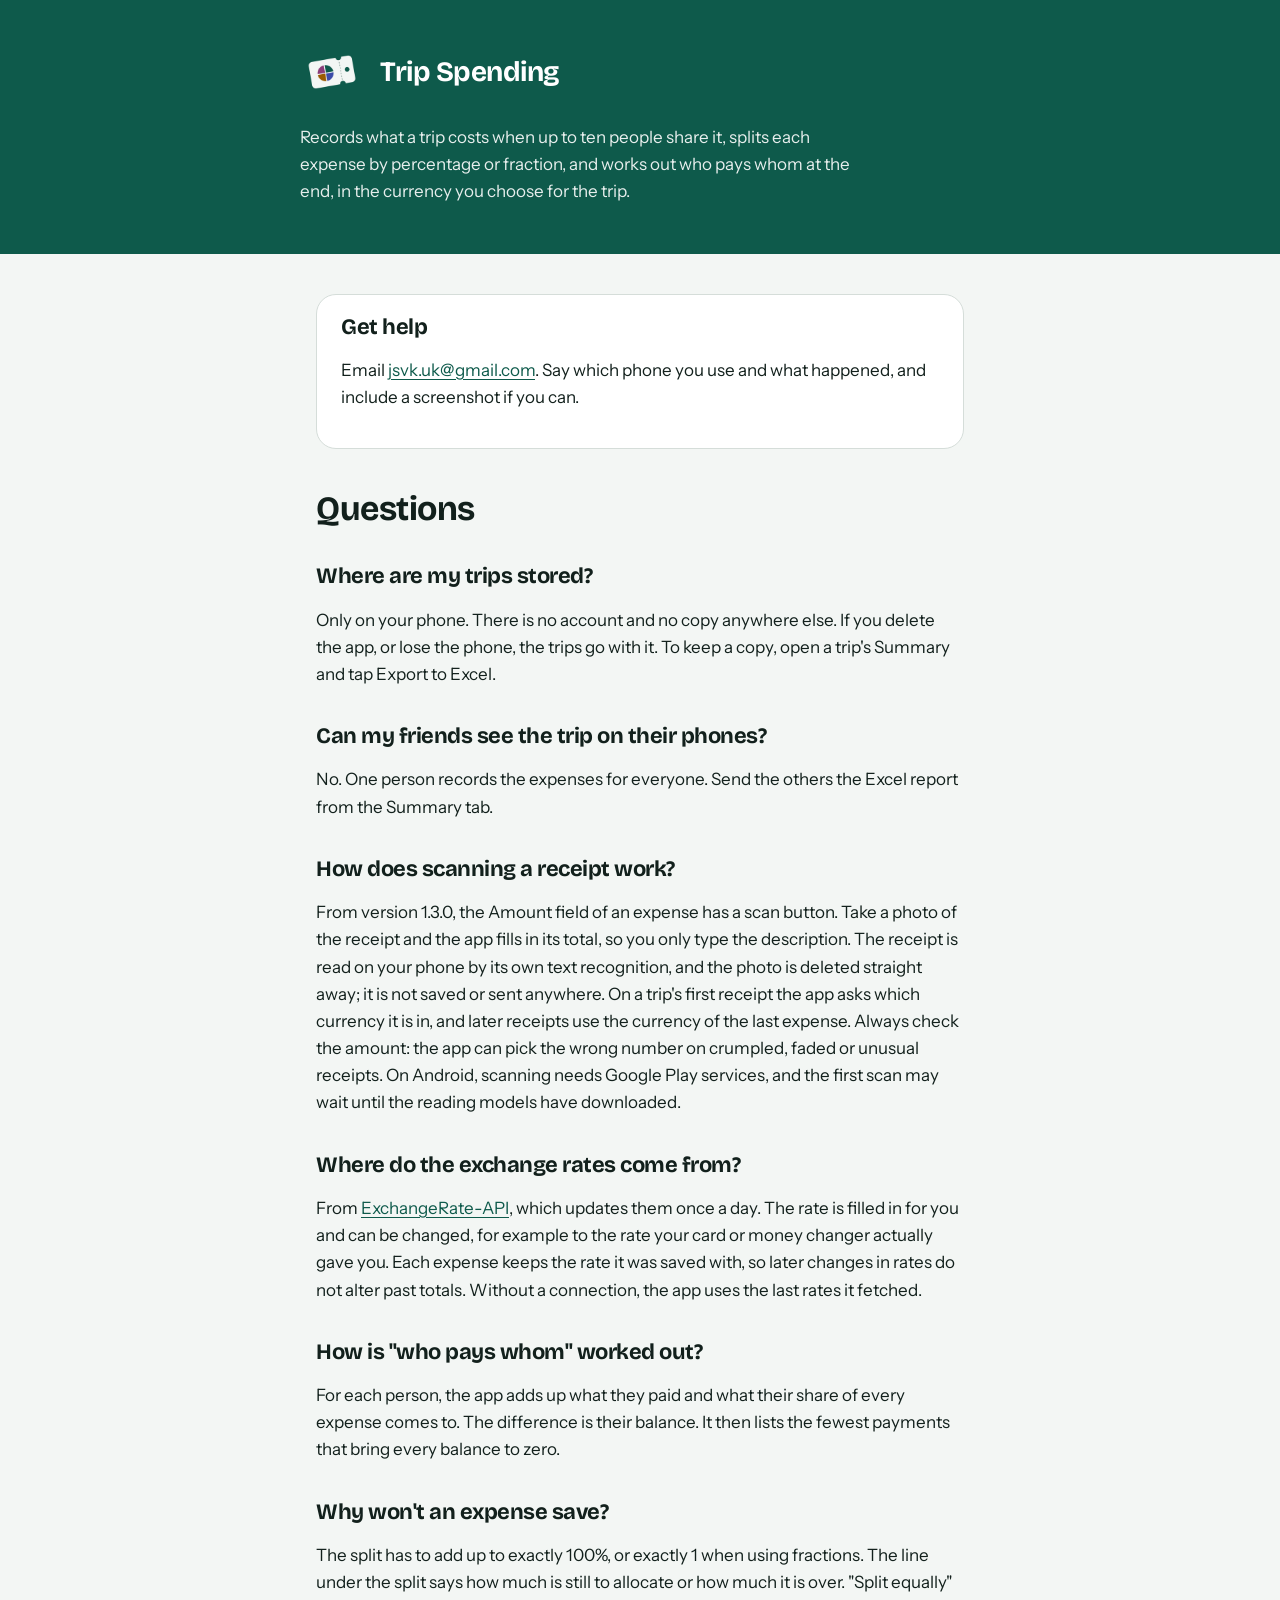
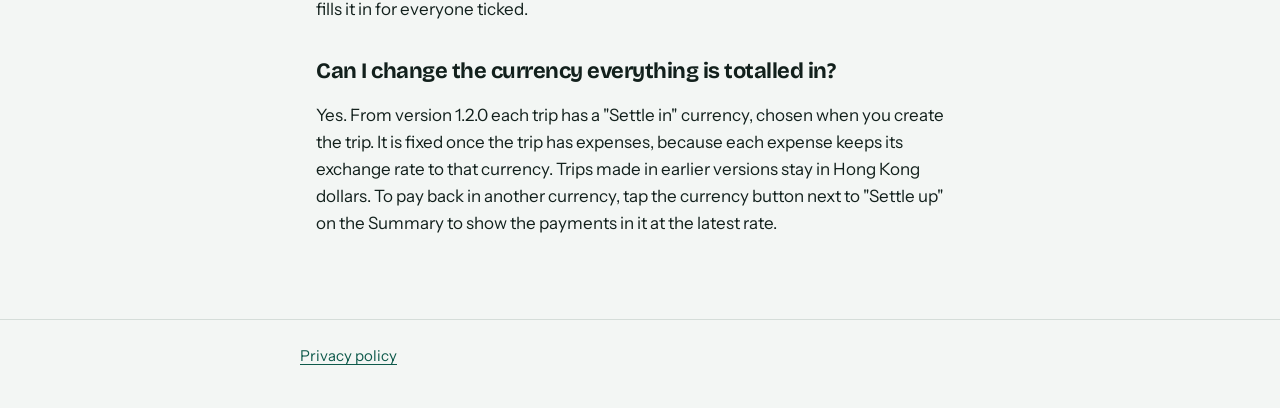
<file: index.html>
<!doctype html>
<html lang="en">
<head>
  <meta charset="utf-8">
  <meta name="viewport" content="width=device-width, initial-scale=1">
  <title>Trip Spending support</title>
  <meta name="description" content="Help and contact for Trip Spending, the app for splitting the cost of a trip between up to ten people.">
  <link rel="icon" href="favicon.png">
  <link rel="apple-touch-icon" href="icon-180.png">
  <link rel="preconnect" href="https://fonts.googleapis.com">
  <link rel="preconnect" href="https://fonts.gstatic.com" crossorigin>
  <link href="https://fonts.googleapis.com/css2?family=Bricolage+Grotesque:wght@700&family=Instrument+Sans:wght@400;700&display=swap" rel="stylesheet">
  <link rel="stylesheet" href="style.css">
</head>
<body>
  <header class="band">
    <div class="wrap">
      <a class="brand" href="./">
        <img src="icon-180.png" alt="">
        <span>Trip Spending</span>
      </a>
      <p>Records what a trip costs when up to ten people share it, splits each expense by percentage or fraction, and works out who pays whom at the end, in the currency you choose for the trip.</p>
    </div>
  </header>

  <main class="wrap">
    <section class="contact">
      <h2>Get help</h2>
      <p>Email <a href="mailto:jsvk.uk@gmail.com?subject=Trip%20Spending">jsvk.uk@gmail.com</a>. Say which phone you use and what happened, and include a screenshot if you can.</p>
    </section>

    <h1>Questions</h1>

    <h2>Where are my trips stored?</h2>
    <p>Only on your phone. There is no account and no copy anywhere else. If you delete the app, or lose the phone, the trips go with it. To keep a copy, open a trip's Summary and tap Export to Excel.</p>

    <h2>Can my friends see the trip on their phones?</h2>
    <p>No. One person records the expenses for everyone. Send the others the Excel report from the Summary tab.</p>

    <h2>How does scanning a receipt work?</h2>
    <p>From version 1.3.0, the Amount field of an expense has a scan button. Take a photo of the receipt and the app fills in its total, so you only type the description. The receipt is read on your phone by its own text recognition, and the photo is deleted straight away; it is not saved or sent anywhere. On a trip's first receipt the app asks which currency it is in, and later receipts use the currency of the last expense. Always check the amount: the app can pick the wrong number on crumpled, faded or unusual receipts. On Android, scanning needs Google Play services, and the first scan may wait until the reading models have downloaded.</p>

    <h2>Where do the exchange rates come from?</h2>
    <p>From <a href="https://www.exchangerate-api.com">ExchangeRate-API</a>, which updates them once a day. The rate is filled in for you and can be changed, for example to the rate your card or money changer actually gave you. Each expense keeps the rate it was saved with, so later changes in rates do not alter past totals. Without a connection, the app uses the last rates it fetched.</p>

    <h2>How is "who pays whom" worked out?</h2>
    <p>For each person, the app adds up what they paid and what their share of every expense comes to. The difference is their balance. It then lists the fewest payments that bring every balance to zero.</p>

    <h2>Why won't an expense save?</h2>
    <p>The split has to add up to exactly 100%, or exactly 1 when using fractions. The line under the split says how much is still to allocate or how much it is over. "Split equally" fills it in for everyone ticked.</p>

    <h2>Can I change the currency everything is totalled in?</h2>
    <p>Yes. From version 1.2.0 each trip has a "Settle in" currency, chosen when you create the trip. It is fixed once the trip has expenses, because each expense keeps its exchange rate to that currency. Trips made in earlier versions stay in Hong Kong dollars. To pay back in another currency, tap the currency button next to "Settle up" on the Summary to show the payments in it at the latest rate.</p>
  </main>

  <footer>
    <div class="wrap">
      <a href="privacy.html">Privacy policy</a>
    </div>
  </footer>
</body>
</html>
</file>
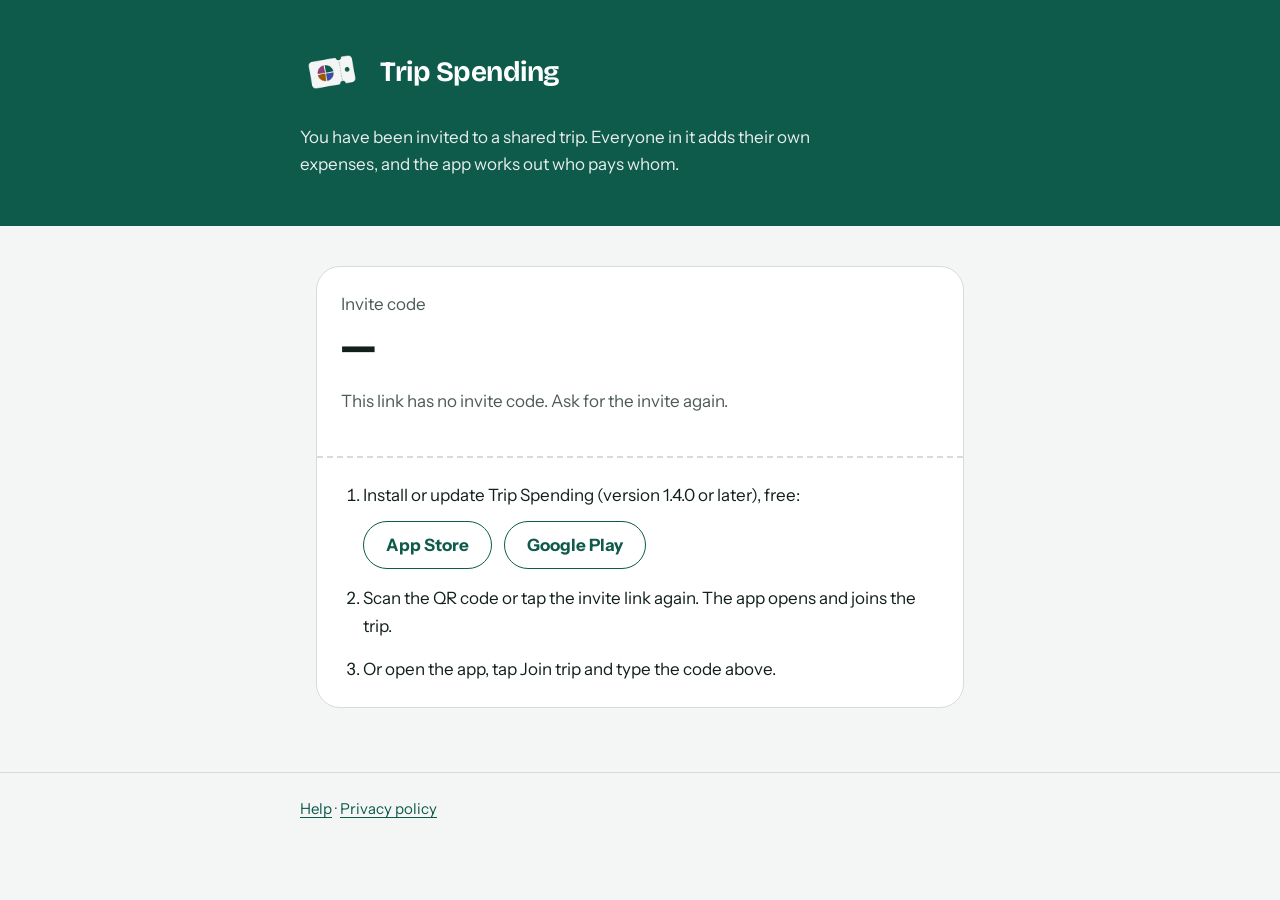
<file: join/index.html>
<!doctype html>
<html lang="en">
<head>
  <meta charset="utf-8">
  <meta name="viewport" content="width=device-width, initial-scale=1">
  <title>Join a trip</title>
  <meta name="description" content="Join a shared trip in Trip Spending.">
  <meta name="robots" content="noindex">
  <link rel="icon" href="../favicon.png">
  <link rel="apple-touch-icon" href="../icon-180.png">
  <link rel="preconnect" href="https://fonts.googleapis.com">
  <link rel="preconnect" href="https://fonts.gstatic.com" crossorigin>
  <link href="https://fonts.googleapis.com/css2?family=Bricolage+Grotesque:wght@700&family=Instrument+Sans:wght@400;700&display=swap" rel="stylesheet">
  <link rel="stylesheet" href="../style.css">
  <style>
    .ticket {
      background: var(--paper);
      border: 1px solid var(--line);
      border-radius: 24px;
      margin-top: 32px;
      overflow: hidden;
    }
    .ticket > div { padding: 24px; }
    .ticket .stub { border-top: 2px dashed var(--line); }
    .label { color: var(--muted); margin: 0; }
    .code {
      font: 700 44px/1.1 "Bricolage Grotesque", system-ui, sans-serif;
      letter-spacing: 3px;
      font-variant-numeric: tabular-nums;
      margin: 4px 0 12px;
    }
    button.copy {
      font: 700 16px "Instrument Sans", system-ui, sans-serif;
      color: var(--link);
      background: none;
      border: 1.5px solid var(--line);
      border-radius: 999px;
      padding: 10px 18px;
      min-height: 44px;
      cursor: pointer;
    }
    button.copy:focus-visible, .store:focus-visible {
      outline: 3px solid var(--link);
      outline-offset: 3px;
    }
    ol { padding-left: 1.3em; margin: 0; }
    ol li { margin: 0 0 16px; }
    ol li:last-child { margin-bottom: 0; }
    .stores { display: flex; flex-wrap: wrap; gap: 12px; margin-top: 12px; }
    .store {
      display: inline-flex;
      align-items: center;
      min-height: 48px;
      padding: 0 22px;
      border-radius: 999px;
      font-weight: 700;
      text-decoration: none;
      border: 1.5px solid var(--harbour);
      color: var(--link);
    }
    .store.mine { background: var(--harbour); color: #fff; }
    .missing { color: var(--muted); }
  </style>
</head>
<body>
  <header class="band">
    <div class="wrap">
      <a class="brand" href="../">
        <img src="../icon-180.png" alt="">
        <span>Trip Spending</span>
      </a>
      <p>You have been invited to a shared trip. Everyone in it adds their own expenses, and the app works out who pays whom.</p>
    </div>
  </header>

  <main class="wrap">
    <div class="ticket">
      <div>
        <p class="label">Invite code</p>
        <p class="code" id="code">&nbsp;</p>
        <button class="copy" id="copy" type="button" hidden>Copy code</button>
        <p class="missing" id="missing" hidden>This link has no invite code. Ask for the invite again.</p>
      </div>
      <div class="stub">
        <ol>
          <li>
            Install or update Trip Spending (version 1.4.0 or later), free:
            <div class="stores">
              <a class="store" id="ios" href="https://apps.apple.com/app/id6824998553">App Store</a>
              <a class="store" id="android" href="https://play.google.com/store/apps/details?id=com.sycheng.trip_spending">Google Play</a>
            </div>
          </li>
          <li>Scan the QR code or tap the invite link again. The app opens and joins the trip.</li>
          <li>Or open the app, tap Join trip and type the code above.</li>
        </ol>
      </div>
    </div>
  </main>

  <footer>
    <div class="wrap">
      <a href="../">Help</a> · <a href="../privacy.html">Privacy policy</a>
    </div>
  </footer>

  <script>
    // Codes use these characters only, so nothing else from the link is shown.
    var raw = (new URLSearchParams(location.search).get('code') || '')
      .toUpperCase().replace(/[\s-]/g, '');
    var code = /^[A-HJKMNP-Z2-9]{6}$/.test(raw) ? raw : '';
    var shown = document.getElementById('code');
    if (code) {
      shown.textContent = code.slice(0, 3) + '-' + code.slice(3);
      var copy = document.getElementById('copy');
      copy.hidden = false;
      copy.addEventListener('click', function () {
        navigator.clipboard.writeText(code).then(function () {
          copy.textContent = 'Copied';
        });
      });
    } else {
      shown.textContent = '—';
      document.getElementById('missing').hidden = false;
    }
    // Put this phone's store first.
    var ua = navigator.userAgent;
    var mine = /iPhone|iPad|iPod/.test(ua) ? 'ios' : /Android/.test(ua) ? 'android' : null;
    if (mine) document.getElementById(mine).classList.add('mine');
    if (mine === 'android') {
      var stores = document.querySelector('.stores');
      stores.insertBefore(document.getElementById('android'), stores.firstChild);
    }
  </script>
</body>
</html>
</file>
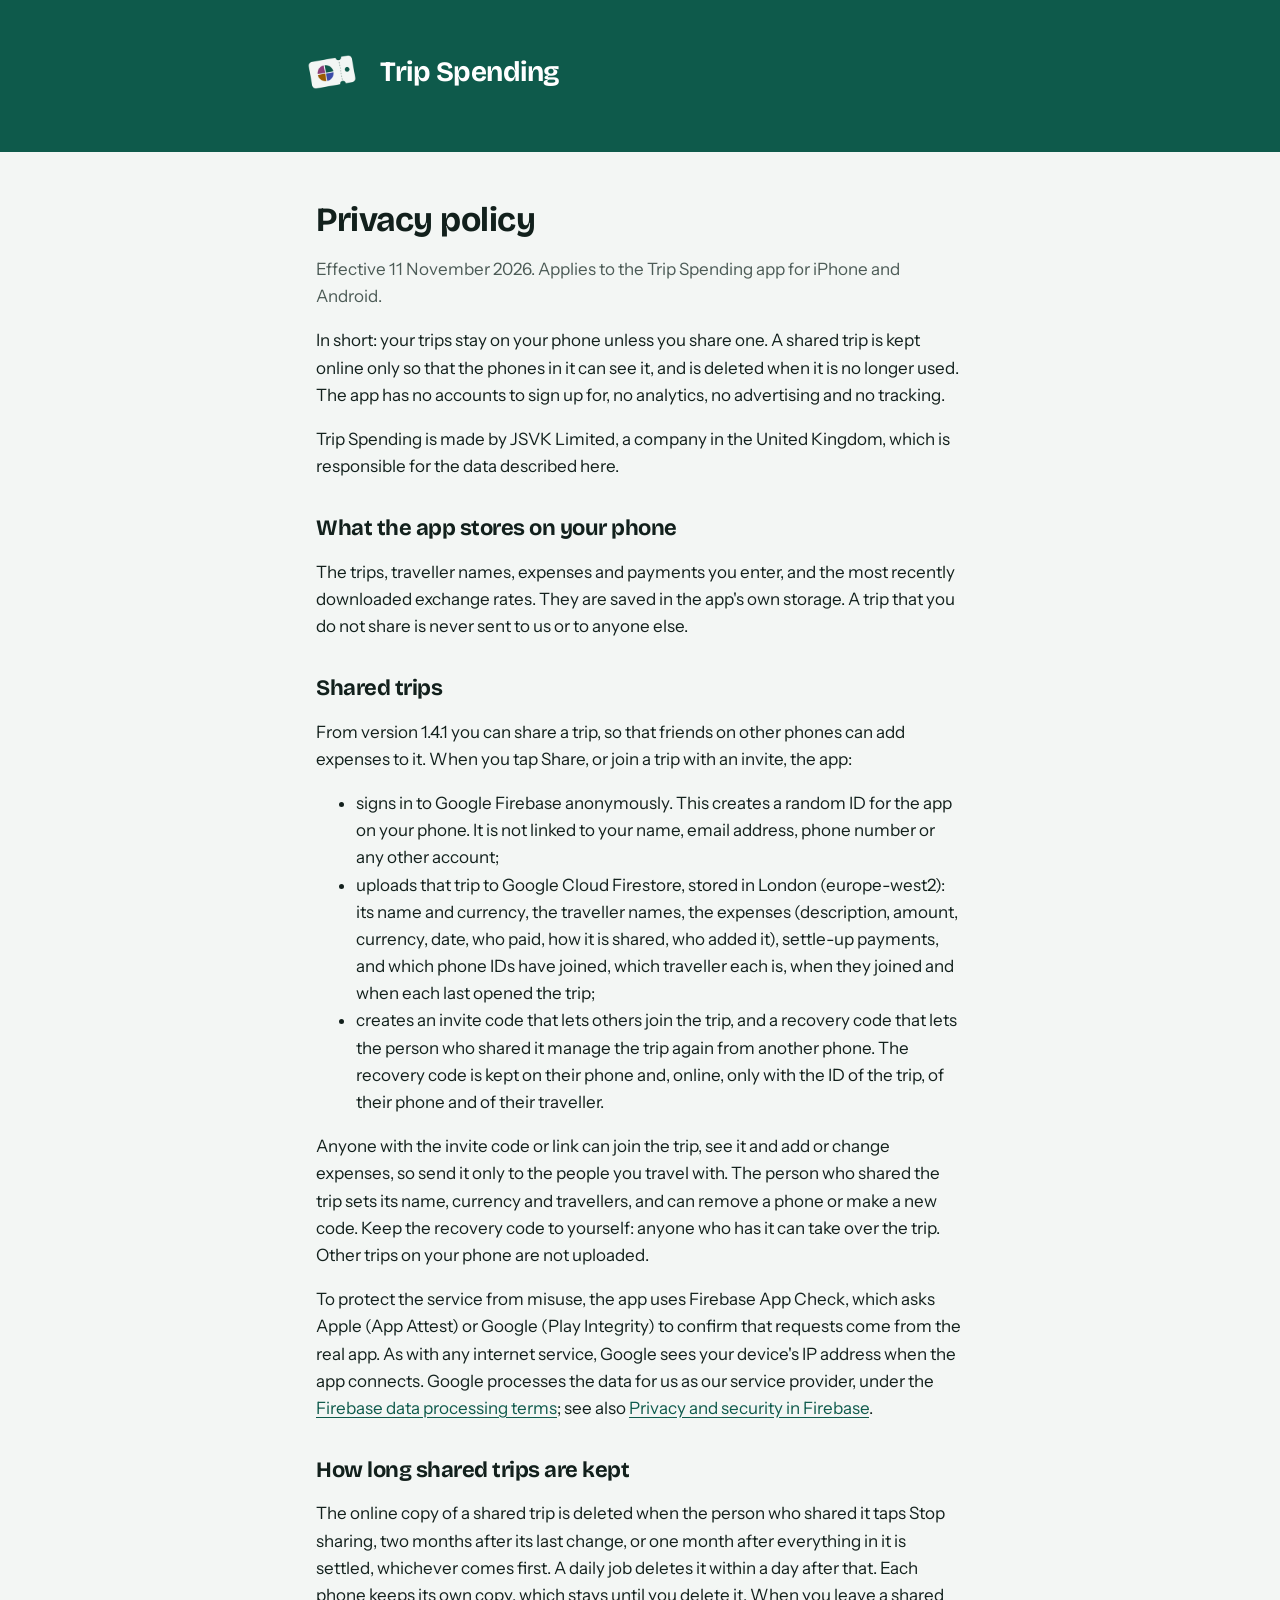
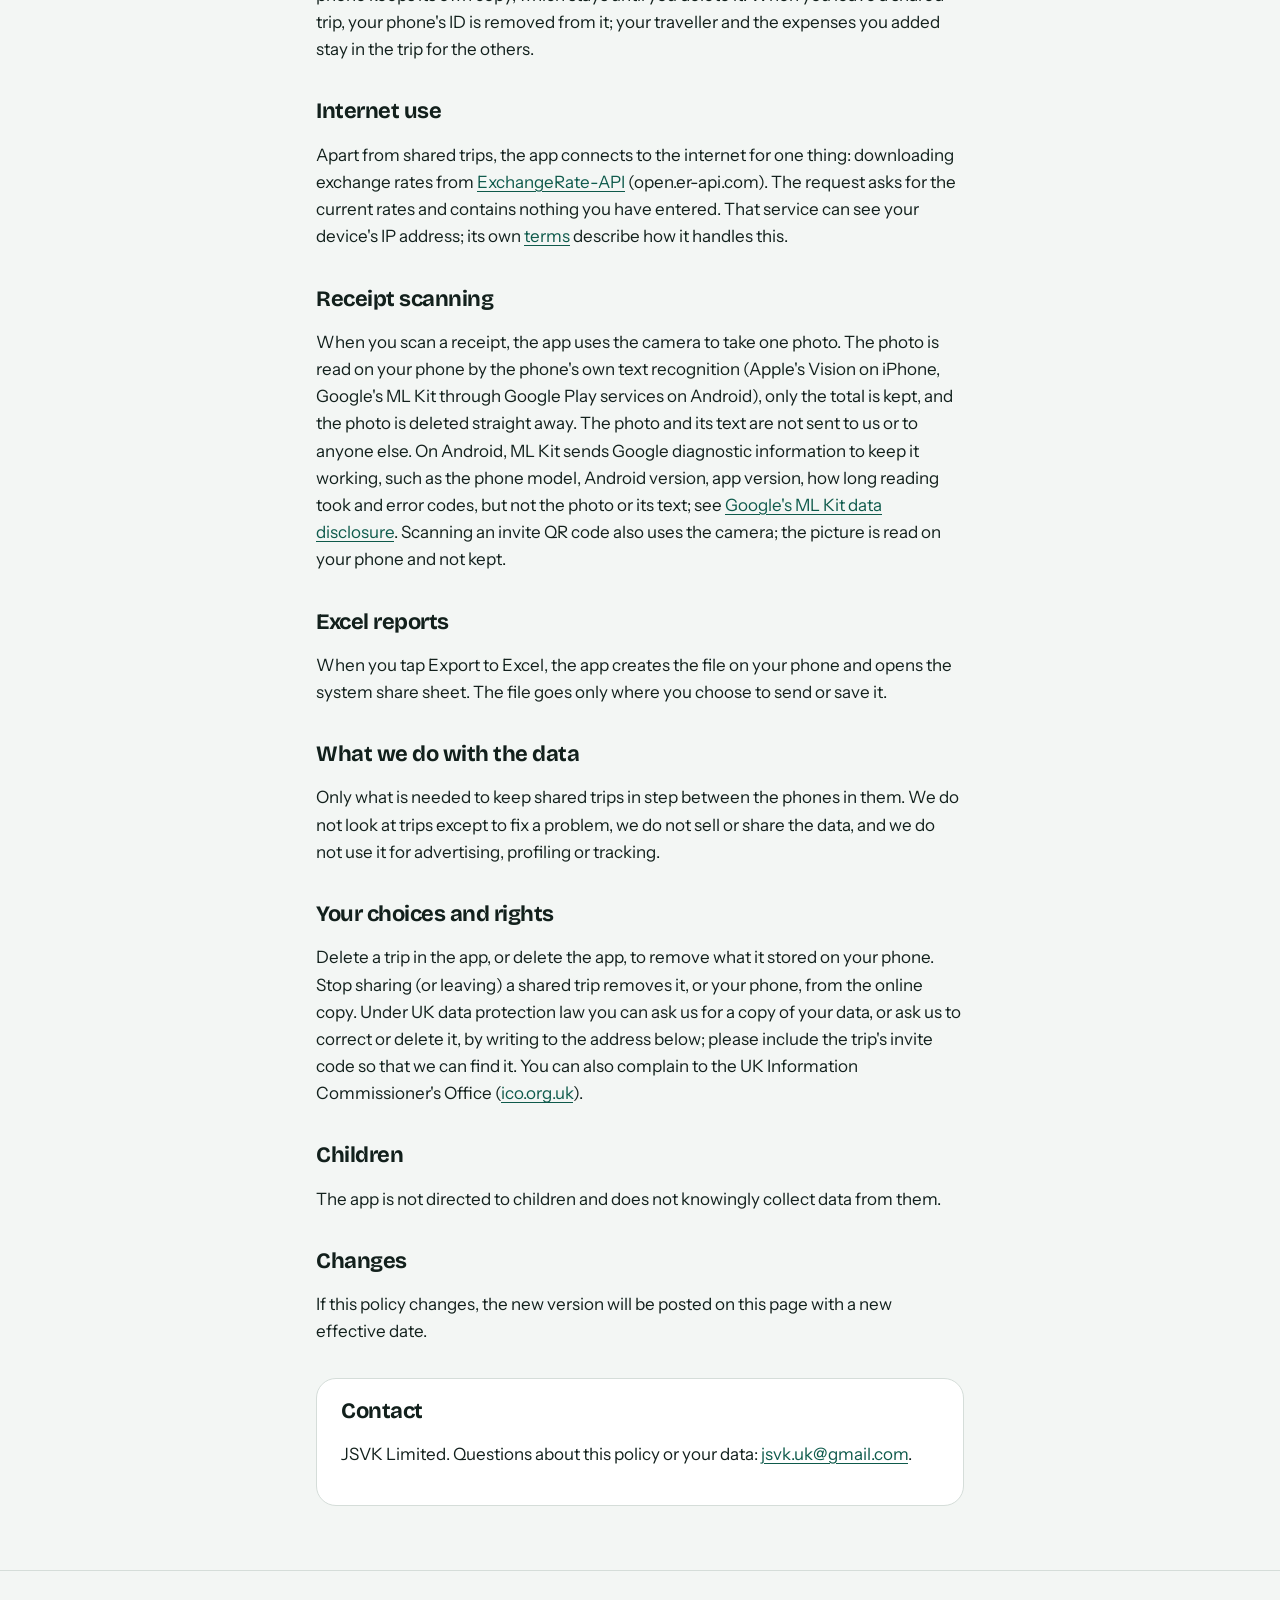
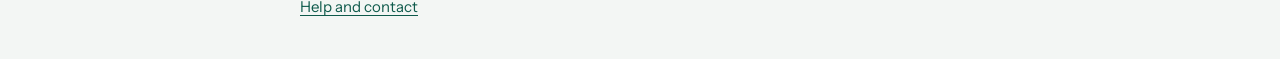
<file: privacy.html>
<!doctype html>
<html lang="en">
<head>
  <meta charset="utf-8">
  <meta name="viewport" content="width=device-width, initial-scale=1">
  <title>Trip Spending privacy policy</title>
  <meta name="description" content="Trip Spending keeps your trips on your phone; a shared trip is kept online only for the phones in it.">
  <link rel="icon" href="favicon.png">
  <link rel="apple-touch-icon" href="icon-180.png">
  <link rel="preconnect" href="https://fonts.googleapis.com">
  <link rel="preconnect" href="https://fonts.gstatic.com" crossorigin>
  <link href="https://fonts.googleapis.com/css2?family=Bricolage+Grotesque:wght@700&family=Instrument+Sans:wght@400;700&display=swap" rel="stylesheet">
  <link rel="stylesheet" href="style.css">
</head>
<body>
  <header class="band">
    <div class="wrap">
      <a class="brand" href="./">
        <img src="icon-180.png" alt="">
        <span>Trip Spending</span>
      </a>
    </div>
  </header>

  <main class="wrap">
    <h1>Privacy policy</h1>
    <p class="meta">Effective 11 November 2026. Applies to the Trip Spending app for iPhone and Android.</p>

    <p>In short: your trips stay on your phone unless you share one. A shared trip is kept online only so that the phones in it can see it, and is deleted when it is no longer used. The app has no accounts to sign up for, no analytics, no advertising and no tracking.</p>

    <p>Trip Spending is made by JSVK Limited, a company in the United Kingdom, which is responsible for the data described here.</p>

    <h2>What the app stores on your phone</h2>
    <p>The trips, traveller names, expenses and payments you enter, and the most recently downloaded exchange rates. They are saved in the app's own storage. A trip that you do not share is never sent to us or to anyone else.</p>

    <h2>Shared trips</h2>
    <p>From version 1.4.1 you can share a trip, so that friends on other phones can add expenses to it. When you tap Share, or join a trip with an invite, the app:</p>
    <ul>
      <li>signs in to Google Firebase anonymously. This creates a random ID for the app on your phone. It is not linked to your name, email address, phone number or any other account;</li>
      <li>uploads that trip to Google Cloud Firestore, stored in London (europe-west2): its name and currency, the traveller names, the expenses (description, amount, currency, date, who paid, how it is shared, who added it), settle-up payments, and which phone IDs have joined, which traveller each is, when they joined and when each last opened the trip;</li>
      <li>creates an invite code that lets others join the trip, and a recovery code that lets the person who shared it manage the trip again from another phone. The recovery code is kept on their phone and, online, only with the ID of the trip, of their phone and of their traveller.</li>
    </ul>
    <p>Anyone with the invite code or link can join the trip, see it and add or change expenses, so send it only to the people you travel with. The person who shared the trip sets its name, currency and travellers, and can remove a phone or make a new code. Keep the recovery code to yourself: anyone who has it can take over the trip. Other trips on your phone are not uploaded.</p>
    <p>To protect the service from misuse, the app uses Firebase App Check, which asks Apple (App Attest) or Google (Play Integrity) to confirm that requests come from the real app. As with any internet service, Google sees your device's IP address when the app connects. Google processes the data for us as our service provider, under the <a href="https://firebase.google.com/terms/data-processing-terms">Firebase data processing terms</a>; see also <a href="https://firebase.google.com/support/privacy">Privacy and security in Firebase</a>.</p>

    <h2>How long shared trips are kept</h2>
    <p>The online copy of a shared trip is deleted when the person who shared it taps Stop sharing, two months after its last change, or one month after everything in it is settled, whichever comes first. A daily job deletes it within a day after that. Each phone keeps its own copy, which stays until you delete it. When you leave a shared trip, your phone's ID is removed from it; your traveller and the expenses you added stay in the trip for the others.</p>

    <h2>Internet use</h2>
    <p>Apart from shared trips, the app connects to the internet for one thing: downloading exchange rates from <a href="https://www.exchangerate-api.com">ExchangeRate-API</a> (open.er-api.com). The request asks for the current rates and contains nothing you have entered. That service can see your device's IP address; its own <a href="https://www.exchangerate-api.com/terms">terms</a> describe how it handles this.</p>

    <h2>Receipt scanning</h2>
    <p>When you scan a receipt, the app uses the camera to take one photo. The photo is read on your phone by the phone's own text recognition (Apple's Vision on iPhone, Google's ML Kit through Google Play services on Android), only the total is kept, and the photo is deleted straight away. The photo and its text are not sent to us or to anyone else. On Android, ML Kit sends Google diagnostic information to keep it working, such as the phone model, Android version, app version, how long reading took and error codes, but not the photo or its text; see <a href="https://developers.google.com/ml-kit/android-data-disclosure">Google's ML Kit data disclosure</a>. Scanning an invite QR code also uses the camera; the picture is read on your phone and not kept.</p>

    <h2>Excel reports</h2>
    <p>When you tap Export to Excel, the app creates the file on your phone and opens the system share sheet. The file goes only where you choose to send or save it.</p>

    <h2>What we do with the data</h2>
    <p>Only what is needed to keep shared trips in step between the phones in them. We do not look at trips except to fix a problem, we do not sell or share the data, and we do not use it for advertising, profiling or tracking.</p>

    <h2>Your choices and rights</h2>
    <p>Delete a trip in the app, or delete the app, to remove what it stored on your phone. Stop sharing (or leaving) a shared trip removes it, or your phone, from the online copy. Under UK data protection law you can ask us for a copy of your data, or ask us to correct or delete it, by writing to the address below; please include the trip's invite code so that we can find it. You can also complain to the UK Information Commissioner's Office (<a href="https://ico.org.uk">ico.org.uk</a>).</p>

    <h2>Children</h2>
    <p>The app is not directed to children and does not knowingly collect data from them.</p>

    <h2>Changes</h2>
    <p>If this policy changes, the new version will be posted on this page with a new effective date.</p>

    <section class="contact">
      <h2>Contact</h2>
      <p>JSVK Limited. Questions about this policy or your data: <a href="mailto:jsvk.uk@gmail.com?subject=Trip%20Spending%20privacy">jsvk.uk@gmail.com</a>.</p>
    </section>
  </main>

  <footer>
    <div class="wrap">
      <a href="./">Help and contact</a>
    </div>
  </footer>
</body>
</html>
</file>
<file: style.css>
:root {
  --harbour: #0e5a4b;
  --ink: #12201c;
  --muted: #4c5b56;
  --mist: #f3f6f4;
  --paper: #ffffff;
  --line: #d5ddd9;
  --link: #0e5a4b;
  color-scheme: light;
}
@media (prefers-color-scheme: dark) {
  :root:not([data-theme="light"]) {
    --ink: #e4ebe7;
    --muted: #a9b8b2;
    --mist: #0f1614;
    --paper: #161e1b;
    --line: #33403b;
    --link: #7fd4bc;
    color-scheme: dark;
  }
}
* { box-sizing: border-box; }
body {
  margin: 0;
  background: var(--mist);
  color: var(--ink);
  font: 17px/1.6 "Instrument Sans", system-ui, sans-serif;
}
.band {
  background: var(--harbour);
  color: #fff;
  padding: 40px 16px 48px;
}
.wrap { max-width: 680px; margin: 0 auto; }
.brand {
  display: flex;
  align-items: center;
  gap: 16px;
  color: #fff;
  text-decoration: none;
}
.brand img { width: 64px; height: 64px; border-radius: 15px; }
.brand span {
  font: 700 28px/1.1 "Bricolage Grotesque", system-ui, sans-serif;
  letter-spacing: -0.5px;
}
.band p { margin: 20px 0 0; max-width: 34em; opacity: 0.9; }
main { padding: 8px 16px 64px; }
h1, h2 {
  font-family: "Bricolage Grotesque", system-ui, sans-serif;
  letter-spacing: -0.5px;
  line-height: 1.15;
}
h1 { font-size: 34px; margin: 40px 0 8px; }
h2 { font-size: 22px; margin: 36px 0 8px; }
p, li { max-width: 38em; }
a { color: var(--link); text-underline-offset: 3px; }
a:focus-visible { outline: 3px solid var(--link); outline-offset: 3px; border-radius: 4px; }
.contact {
  background: var(--paper);
  border: 1px solid var(--line);
  border-radius: 20px;
  padding: 20px 24px;
  margin-top: 32px;
}
.contact h2 { margin-top: 0; }
.meta { color: var(--muted); }
footer {
  border-top: 1px solid var(--line);
  padding: 24px 16px 40px;
  color: var(--muted);
  font-size: 15px;
}
</file>
